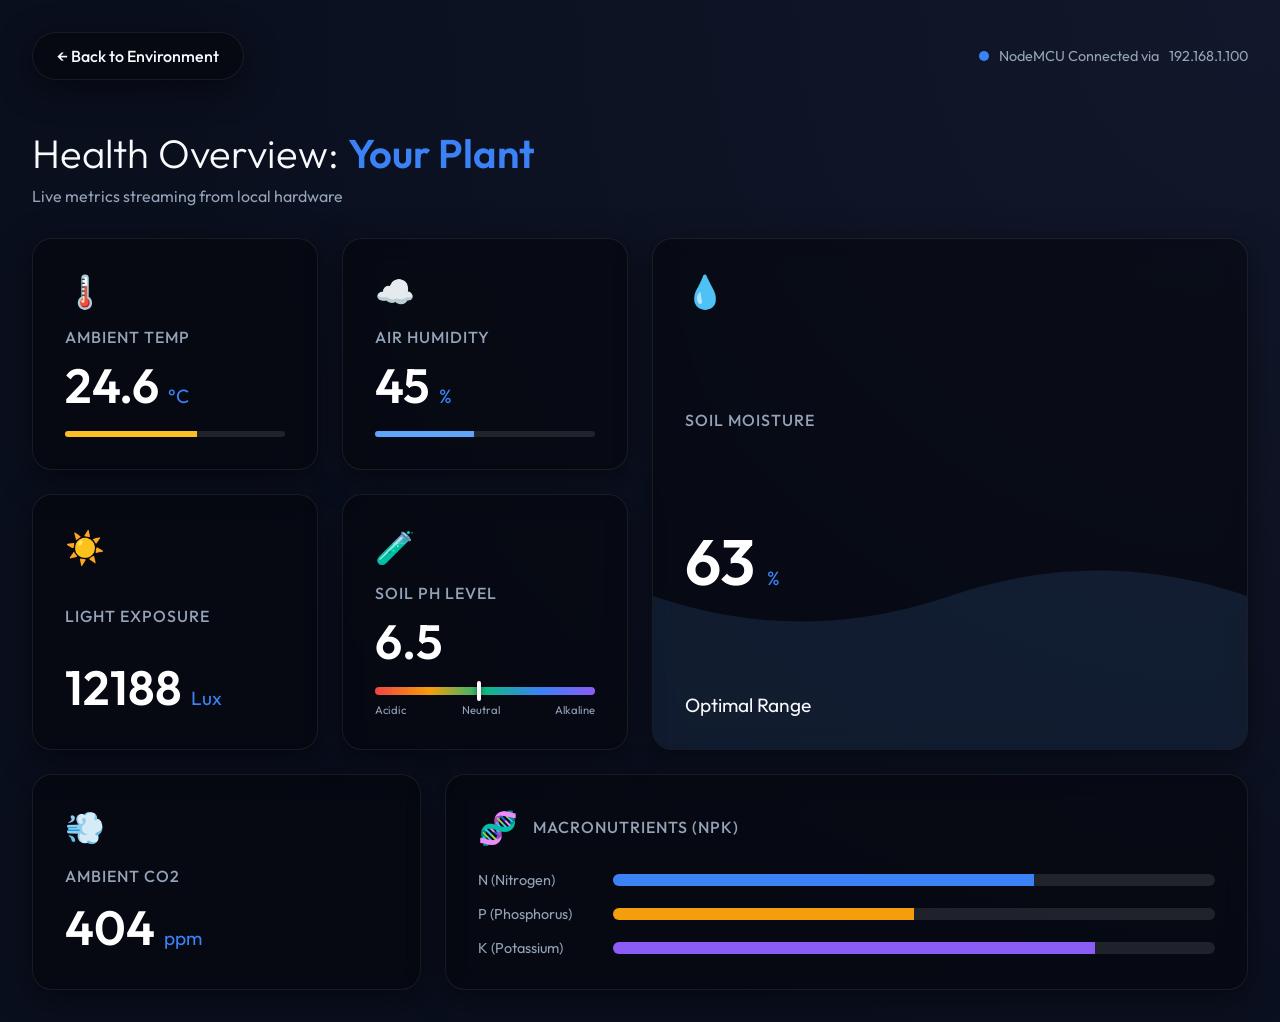
<file: dashboard.html>
<!DOCTYPE html>
<html lang="en">
<head>
    <meta charset="UTF-8">
    <meta name="viewport" content="width=device-width, initial-scale=1.0">
    <title>Plant Sensor Dashboard</title>
    <link href="https://fonts.googleapis.com/css2?family=Outfit:wght@300;400;500;600;700&display=swap" rel="stylesheet">
    <link rel="stylesheet" href="style_dash.css">
</head>
<body>
    
    <div class="top-bar">
        <a href="index.html" class="back-btn glass">← Back to Environment</a>
        <div class="connection-status">
            <span class="pulse-dot"></span> NodeMCU Connected via <span id="ipDisplay">192.168.1.xxx</span>
        </div>
    </div>

    <header class="dash-header">
        <h1>Health Overview: <span id="displayPlantName" class="highlight">Your Plant</span></h1>
        <p>Live metrics streaming from local hardware</p>
    </header>

    <main class="bento-grid">
        <!-- Main Environmental Factors -->
        <div class="bento-card glass temp-card">
            <div class="card-icon">🌡️</div>
            <h3>Ambient Temp</h3>
            <div class="metric"><span id="valTemp">--</span> <span class="unit">°C</span></div>
            <div class="status-bar"><div class="fill" style="width: 60%; background: #fbbf24;"></div></div>
        </div>

        <div class="bento-card glass hum-card">
            <div class="card-icon">☁️</div>
            <h3>Air Humidity</h3>
            <div class="metric"><span id="valHum">--</span> <span class="unit">%</span></div>
            <div class="status-bar"><div class="fill" style="width: 45%; background: #60a5fa;"></div></div>
        </div>

        <div class="bento-card glass moist-card main-moist">
            <div class="card-icon">💧</div>
            <h3>Soil Moisture</h3>
            <div class="metric large"><span id="valMoist">--</span> <span class="unit">%</span></div>
            <p class="insight" id="moistInsight">Optimal</p>
            <svg class="wave-bg" viewBox="0 0 100 50" preserveAspectRatio="none">
                <path d="M0,50 L0,20 Q25,30 50,20 T100,20 L100,50 Z" fill="rgba(96, 165, 250, 0.2)"/>
            </svg>
        </div>

        <!-- Advanced Sensors -->
        <div class="bento-card glass light-card">
            <div class="card-icon">☀️</div>
            <h3>Light Exposure</h3>
            <div class="metric"><span id="valLux">--</span> <span class="unit">Lux</span></div>
        </div>

        <div class="bento-card glass ph-card">
            <div class="card-icon">🧪</div>
            <h3>Soil pH Level</h3>
            <div class="metric"><span id="valPh">--</span></div>
            <div class="ph-scale">
                <div class="marker" id="phMarker" style="left: 65%;"></div>
            </div>
            <div class="ph-labels"><span>Acidic</span><span>Neutral</span><span>Alkaline</span></div>
        </div>

        <div class="bento-card glass co2-card">
            <div class="card-icon">💨</div>
            <h3>Ambient CO2</h3>
            <div class="metric"><span id="valCo2">--</span> <span class="unit">ppm</span></div>
        </div>

        <!-- NPK Levels -->
        <div class="bento-card glass npk-card">
            <div class="card-header">
                <div class="card-icon">🧬</div>
                <h3>Macronutrients (NPK)</h3>
            </div>
            <div class="npk-bars">
                <div class="npk-item">
                    <span class="label">N (Nitrogen)</span>
                    <div class="bar-bg"><div class="bar-fill n-fill" id="valN" style="width: 0%;"></div></div>
                </div>
                <div class="npk-item">
                    <span class="label">P (Phosphorus)</span>
                    <div class="bar-bg"><div class="bar-fill p-fill" id="valP" style="width: 0%;"></div></div>
                </div>
                <div class="npk-item">
                    <span class="label">K (Potassium)</span>
                    <div class="bar-bg"><div class="bar-fill k-fill" id="valK" style="width: 0%;"></div></div>
                </div>
            </div>
        </div>
    </main>

    <script src="dashboard.js"></script>
</body>
</html>
</file>
<file: style_dash.css>
:root {
    --bg-dark: #0a0f1e;
    --bg-light-dark: #12182b;
    --primary-blue: #3b82f6;
    --accent: #2563eb;
    --text-main: #f8fafc;
    --text-dim: #94a3b8;
    --glass-bg: rgba(0, 0, 0, 0.4);
    --glass-border: rgba(255, 255, 255, 0.08);
    --glass-shadow: 0 8px 32px 0 rgba(0, 0, 0, 0.5);
}

* {
    margin: 0;
    padding: 0;
    box-sizing: border-box;
    font-family: 'Outfit', sans-serif;
}

body {
    background-color: var(--bg-dark);
    background-image: radial-gradient(circle at top right, var(--bg-light-dark) 0%, var(--bg-dark) 70%);
    color: var(--text-main);
    min-height: 100vh;
    padding: 2rem;
    overflow-x: hidden;
}

/* Glassmorphism */
.glass {
    background: var(--glass-bg);
    backdrop-filter: blur(12px);
    -webkit-backdrop-filter: blur(12px);
    border: 1px solid var(--glass-border);
    box-shadow: var(--glass-shadow);
    border-radius: 20px;
}

/* Top Bar */
.top-bar {
    display: flex;
    justify-content: space-between;
    align-items: center;
    margin-bottom: 3rem;
}

.back-btn {
    color: var(--text-main);
    text-decoration: none;
    padding: 0.8rem 1.5rem;
    font-weight: 500;
    transition: all 0.3s;
    border-radius: 30px;
}
.back-btn:hover {
    background: rgba(255, 255, 255, 0.15);
    transform: translateX(-5px);
}

.connection-status {
    display: flex;
    align-items: center;
    gap: 10px;
    font-size: 0.9rem;
    color: var(--text-dim);
}

.pulse-dot {
    width: 10px; height: 10px;
    background-color: var(--primary-blue);
    border-radius: 50%;
    animation: pulse 1.5s infinite alternate;
}
@keyframes pulse {
    0% { transform: scale(0.9); box-shadow: 0 0 0 0 rgba(59, 130, 246, 0.6); }
    100% { transform: scale(1.1); box-shadow: 0 0 0 6px rgba(59, 130, 246, 0); }
}

/* Header */
.dash-header { margin-bottom: 2rem; }
.dash-header h1 { font-size: 2.5rem; font-weight: 300; }
.dash-header .highlight { color: var(--primary-blue); font-weight: 600; }
.dash-header p { color: var(--text-dim); margin-top: 0.5rem; }

/* Bento Grid */
.bento-grid {
    display: grid;
    grid-template-columns: repeat(12, 1fr);
    grid-auto-rows: minmax(180px, auto);
    gap: 1.5rem;
}

.bento-card {
    padding: 2rem;
    display: flex;
    flex-direction: column;
    justify-content: space-between;
    position: relative;
    overflow: hidden;
    transition: transform 0.3s ease;
}
.bento-card:hover { transform: translateY(-5px); }

.card-icon { font-size: 2rem; margin-bottom: 1rem; }
.bento-card h3 { font-size: 1rem; color: var(--text-dim); font-weight: 500; text-transform: uppercase; letter-spacing: 1px; }
.metric { font-size: 3rem; font-weight: 600; margin-top: 0.5rem; color: #fff; }
.metric .unit { font-size: 1.2rem; color: var(--primary-blue); font-weight: 400; }
.metric.large { font-size: 4rem; }

/* Grid Placement */
.main-moist { grid-column: span 6; grid-row: span 2; }
.temp-card { grid-column: span 3; }
.hum-card { grid-column: span 3; }
.light-card { grid-column: span 3; }
.ph-card { grid-column: span 3; }
.co2-card { grid-column: span 4; }
.npk-card { grid-column: span 8; }

@media (max-width: 1024px) {
    .main-moist { grid-column: span 12; }
    .temp-card, .hum-card, .light-card, .ph-card { grid-column: span 6; }
    .co2-card, .npk-card { grid-column: span 12; }
}

@media (max-width: 600px) {
    .bento-card { grid-column: span 12 !important; }
}

/* Status Bars */
.status-bar { width: 100%; height: 6px; background: rgba(255,255,255,0.1); border-radius: 3px; margin-top: 1rem; overflow: hidden; }
.status-bar .fill { height: 100%; transition: width 1s ease; }

/* pH Scale */
.ph-scale {
    width: 100%; height: 8px; border-radius: 4px; margin-top: 1rem;
    background: linear-gradient(to right, #ef4444, #f59e0b, #10b981, #3b82f6, #8b5cf6);
    position: relative;
}
.ph-scale .marker {
    position: absolute; top: -6px; width: 4px; height: 20px;
    background: #fff; border-radius: 2px; box-shadow: 0 0 5px rgba(0,0,0,0.5);
    transition: left 0.5s ease;
}
.ph-labels { display: flex; justify-content: space-between; font-size: 0.7rem; color: var(--text-dim); margin-top: 8px; }

/* NPK Bars */
.npk-bars { display: flex; flex-direction: column; gap: 1rem; margin-top: 1.5rem; }
.npk-item { display: flex; align-items: center; gap: 15px; }
.npk-item .label { width: 120px; font-size: 0.9rem; color: var(--text-dim); }
.bar-bg { flex: 1; height: 12px; background: rgba(255,255,255,0.1); border-radius: 6px; overflow: hidden; }
.bar-fill { height: 100%; transition: width 1s ease; }
.n-fill { background: #3b82f6; } /* Nitrogen - Blue */
.p-fill { background: #f59e0b; } /* Phosphorus - Orange */
.k-fill { background: #8b5cf6; } /* Potassium - Purple */

.card-header { display: flex; align-items: center; gap: 15px; }
.card-header .card-icon { margin-bottom: 0; }

/* Moisture Wave Background */
.wave-bg {
    position: absolute; bottom: 0; left: 0; width: 100%; height: 50%;
    z-index: -1; opacity: 0.6;
}
.insight { color: var(--primary-blue); font-size: 1.2rem; margin-top: 0.5rem; }
</file>
